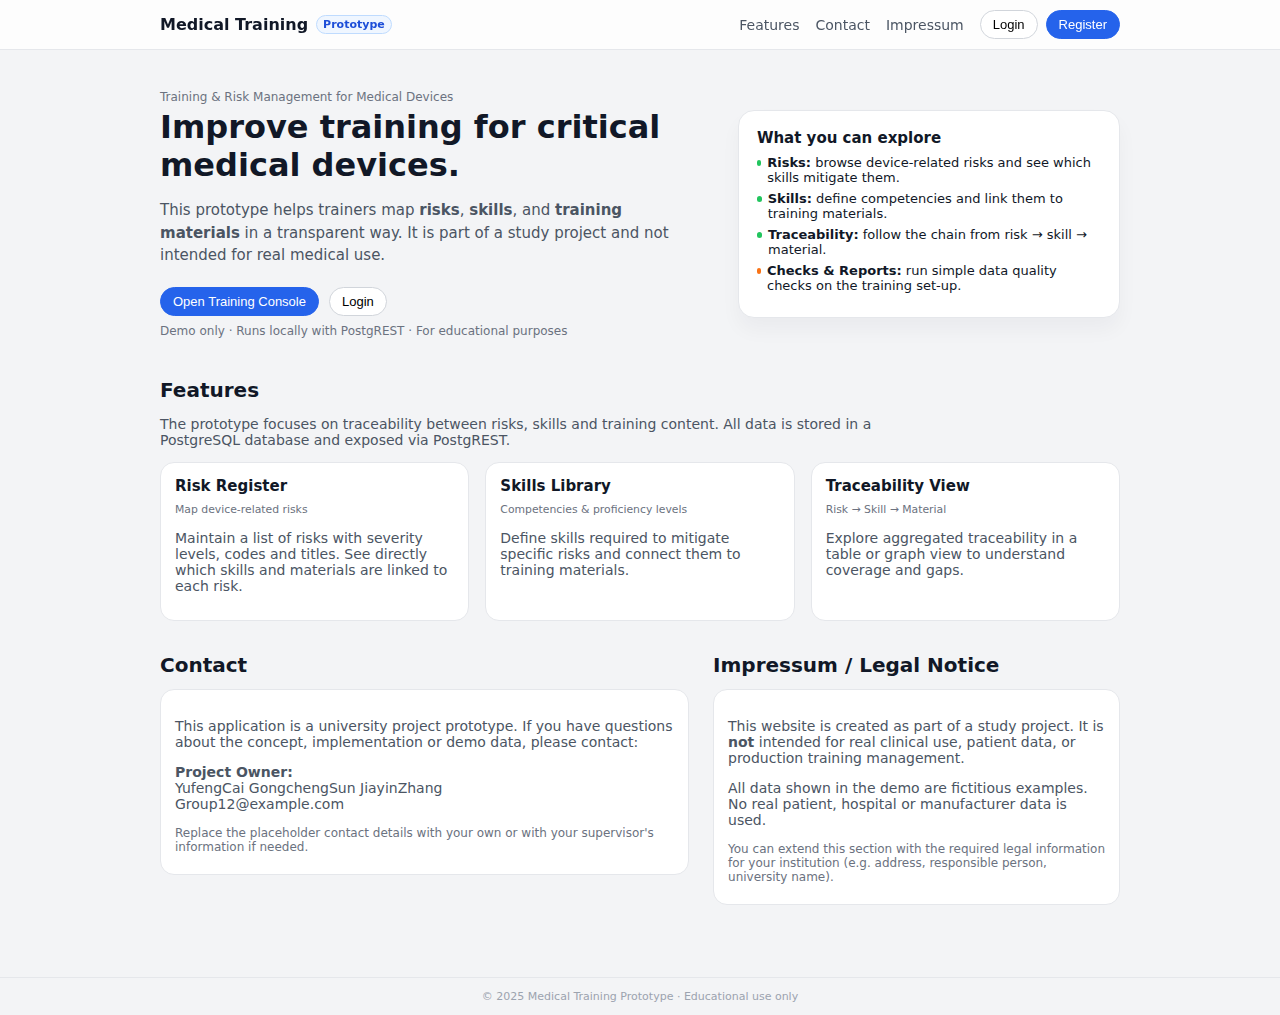
<file: Medical-Device-Training-full-us04-us05/Medical-Device-Training-full-us04-us05/medtrain_first_part/index.html>
<!doctype html>
<html lang="en">
<head>
    <meta charset="utf-8" />
    <title>Medical Training – Home</title>
    <meta name="viewport" content="width=device-width,initial-scale=1" />
    <style>
        body{
            font-family:ui-sans-serif,system-ui,Arial;
            margin:0;
            background:#f3f4f6;
            color:#111827;
        }
        a{text-decoration:none;color:inherit;}
        header{
            position:sticky;
            top:0;
            z-index:10;
            background:#ffffffcc;
            backdrop-filter:blur(12px);
            border-bottom:1px solid #e5e7eb;
        }
        .nav{
            max-width:960px;
            margin:0 auto;
            padding:10px 16px;
            display:flex;
            align-items:center;
            justify-content:space-between;
        }
        .nav-left{
            display:flex;
            align-items:center;
            gap:8px;
            font-weight:600;
        }
        .badge{
            font-size:11px;
            padding:2px 6px;
            border-radius:999px;
            background:#eff6ff;
            color:#1d4ed8;
            border:1px solid #bfdbfe;
        }
        .nav-links{
            display:flex;
            gap:16px;
            font-size:14px;
            align-items:center;
        }
        .nav-links a{
            color:#4b5563;
        }
        .nav-links a:hover{
            color:#1d4ed8;
        }
        .nav-cta{
            display:flex;
            gap:8px;
        }
        .btn{
            padding:6px 12px;
            border-radius:999px;
            font-size:13px;
            border:1px solid #d1d5db;
            background:#fff;
            cursor:pointer;
        }
        .btn-primary{
            background:#2563eb;
            border-color:#2563eb;
            color:#fff;
        }
        .btn-primary:hover{filter:brightness(1.05);}
        .btn:hover{background:#f9fafb;}

        main{
            max-width:960px;
            margin:0 auto;
            padding:24px 16px 40px;
        }
        .hero{
            display:grid;
            grid-template-columns: minmax(0,2fr) minmax(0,1.4fr);
            gap:32px;
            align-items:center;
            margin-top:16px;
            margin-bottom:40px;
        }
        @media(max-width:768px){
            .hero{
                grid-template-columns:1fr;
            }
        }
        .hero-title{
            font-size:32px;
            font-weight:700;
            margin-bottom:8px;
        }
        .hero-sub{
            font-size:15px;
            color:#4b5563;
            margin-bottom:20px;
            line-height:1.5;
        }
        .hero-actions{
            display:flex;
            flex-wrap:wrap;
            gap:10px;
            margin-bottom:8px;
        }
        .hero-meta{
            font-size:12px;
            color:#6b7280;
        }
        .hero-card{
            background:#fff;
            border-radius:16px;
            border:1px solid #e5e7eb;
            padding:18px;
            box-shadow:0 12px 20px rgba(15,23,42,0.04);
            font-size:13px;
        }
        .hero-card h3{
            margin:0 0 8px;
            font-size:15px;
        }
        .hero-list{
            list-style:none;
            padding:0;
            margin:0;
        }
        .hero-list li{
            margin-bottom:6px;
            display:flex;
            gap:6px;
            align-items:flex-start;
        }
        .dot{
            width:6px;
            height:6px;
            border-radius:999px;
            background:#22c55e;
            margin-top:5px;
        }

        .section{
            margin-bottom:32px;
        }
        .section h2{
            font-size:20px;
            margin:0 0 12px;
        }
        .section p{
            font-size:14px;
            color:#4b5563;
            max-width:720px;
        }

        .grid-3{
            display:grid;
            grid-template-columns: repeat(3,minmax(0,1fr));
            gap:16px;
        }
        @media(max-width:900px){
            .grid-3{
                grid-template-columns: repeat(2,minmax(0,1fr));
            }
        }
        @media(max-width:640px){
            .grid-3{
                grid-template-columns: 1fr;
            }
        }
        .card{
            background:#fff;
            border-radius:14px;
            border:1px solid #e5e7eb;
            padding:14px 14px 12px;
            font-size:13px;
        }
        .card h3{
            margin:0 0 6px;
            font-size:15px;
        }
        .card small{
            color:#6b7280;
        }

        .two-col{
            display:grid;
            grid-template-columns: minmax(0,1.3fr) minmax(0,1fr);
            gap:24px;
        }
        @media(max-width:768px){
            .two-col{grid-template-columns:1fr;}
        }

        .contact-box, .impressum-box{
            background:#fff;
            border-radius:14px;
            border:1px solid #e5e7eb;
            padding:14px 14px 8px;
            font-size:13px;
        }
        footer{
            border-top:1px solid #e5e7eb;
            padding:12px 16px;
            font-size:11px;
            color:#9ca3af;
            text-align:center;
        }
    </style>
</head>
<body>
<header>
    <div class="nav">
        <div class="nav-left">
            <span>Medical Training</span>
            <span class="badge">Prototype</span>
        </div>
        <div class="nav-links">
            <a href="#features">Features</a>
            <a href="#contact">Contact</a>
            <a href="#impressum">Impressum</a>
            <div class="nav-cta">
                <a href="login.html"><button class="btn">Login</button></a>
                <a href="register.html"><button class="btn btn-primary">Register</button></a>
            </div>
        </div>
    </div>
</header>

<main>
    <!-- HERO -->
    <section class="hero">
        <div>
            <div style="font-size:12px;color:#6b7280;margin-bottom:4px;">
                Training & Risk Management for Medical Devices
            </div>
            <div class="hero-title">Improve training for critical medical devices.</div>
            <p class="hero-sub">
                This prototype helps trainers map <strong>risks</strong>, <strong>skills</strong>,
                and <strong>training materials</strong> in a transparent way.
                It is part of a study project and not intended for real medical use.
            </p>
            <div class="hero-actions">
                <a href="simple-interface-prototype-fetch.html">
                    <button class="btn btn-primary">Open Training Console</button>
                </a>
                <a href="login.html">
                    <button class="btn">Login</button>
                </a>
            </div>
            <div class="hero-meta">
                Demo only · Runs locally with PostgREST · For educational purposes
            </div>
        </div>

        <div class="hero-card">
            <h3>What you can explore</h3>
            <ul class="hero-list">
                <li>
                    <span class="dot"></span>
                    <span><strong>Risks:</strong> browse device-related risks and see which skills mitigate them.</span>
                </li>
                <li>
                    <span class="dot"></span>
                    <span><strong>Skills:</strong> define competencies and link them to training materials.</span>
                </li>
                <li>
                    <span class="dot"></span>
                    <span><strong>Traceability:</strong> follow the chain from risk → skill → material.</span>
                </li>
                <li>
                    <span class="dot" style="background:#f97316;"></span>
                    <span><strong>Checks & Reports:</strong> run simple data quality checks on the training set-up.</span>
                </li>
            </ul>
        </div>
    </section>

    <!-- FEATURES -->
    <section id="features" class="section">
        <h2>Features</h2>
        <p>
            The prototype focuses on traceability between risks, skills and training content.
            All data is stored in a PostgreSQL database and exposed via PostgREST.
        </p>
        <div class="grid-3" style="margin-top:12px;">
            <div class="card">
                <h3>Risk Register</h3>
                <small>Map device-related risks</small>
                <p>
                    Maintain a list of risks with severity levels, codes and titles.
                    See directly which skills and materials are linked to each risk.
                </p>
            </div>
            <div class="card">
                <h3>Skills Library</h3>
                <small>Competencies & proficiency levels</small>
                <p>
                    Define skills required to mitigate specific risks and connect them to training materials.
                </p>
            </div>
            <div class="card">
                <h3>Traceability View</h3>
                <small>Risk → Skill → Material</small>
                <p>
                    Explore aggregated traceability in a table or graph view to understand coverage and gaps.
                </p>
            </div>
        </div>
    </section>

    <!-- CONTACT + IMPRESSUM -->
    <section class="section two-col" id="contact">
        <div>
            <h2>Contact</h2>
            <div class="contact-box">
                <p>
                    This application is a university project prototype.
                    If you have questions about the concept, implementation or demo data, please contact:
                </p>
                <p>
                    <strong>Project Owner:</strong><br/>
                    YufengCai
                    GongchengSun
                    JiayinZhang<br/>
                    <a href="mailto:you@example.com">Group12@example.com</a>
                </p>
                <p style="color:#6b7280;font-size:12px;">
                    Replace the placeholder contact details with your own or with your supervisor's
                    information if needed.
                </p>
            </div>
        </div>

        <div id="impressum">
            <h2>Impressum / Legal Notice</h2>
            <div class="impressum-box">
                <p>
                    This website is created as part of a study project.
                    It is <strong>not</strong> intended for real clinical use, patient data,
                    or production training management.
                </p>
                <p>
                    All data shown in the demo are fictitious examples.
                    No real patient, hospital or manufacturer data is used.
                </p>
                <p style="font-size:12px;color:#6b7280;">
                    You can extend this section with the required legal information
                    for your institution (e.g. address, responsible person, university name).
                </p>
            </div>
        </div>
    </section>
</main>

<footer>
    © 2025 Medical Training Prototype · Educational use only
</footer>
</body>
</html>
</file>
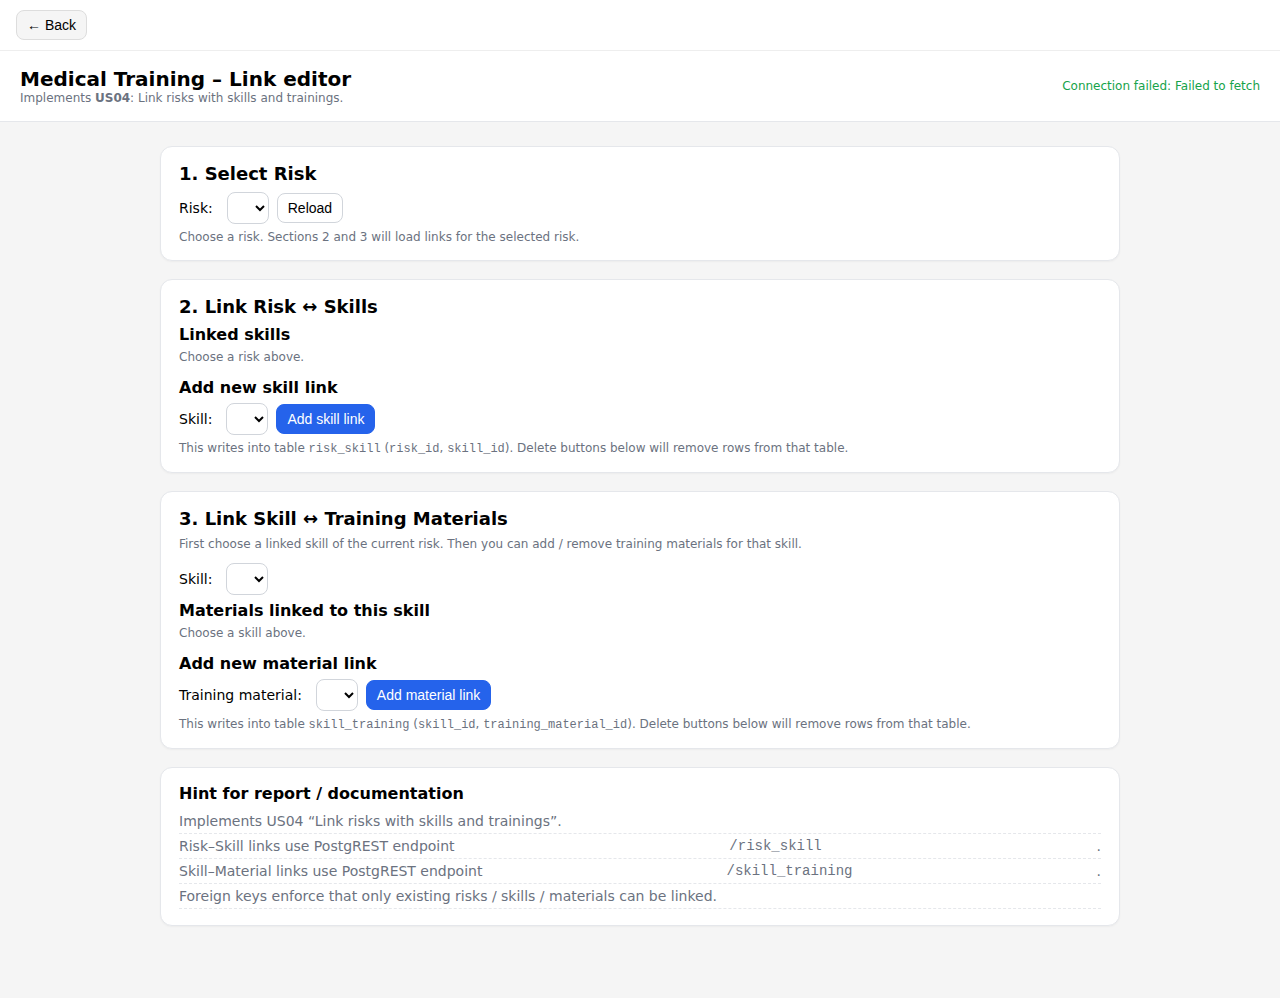
<file: medtrain_first_part/link-editor.html>
<!doctype html>
<html lang="en">
<head>
    <meta charset="utf-8" />
    <title>Link editor – Risks / Skills / Training Materials</title>
    <meta name="viewport" content="width=device-width,initial-scale=1" />
    <style>
        body{font-family:ui-sans-serif,system-ui,Arial;margin:0;background:#f5f5f5;}
        header{padding:16px 20px;border-bottom:1px solid #e5e7eb;background:#fff;
          display:flex;justify-content:space-between;align-items:center;}
        h1{margin:0;font-size:20px;}
        a{color:#2563eb;text-decoration:none;}
        main{max-width:960px;margin:24px auto;padding:0 16px 32px;}
        .card{background:#fff;border-radius:12px;border:1px solid #e5e7eb;
          padding:16px 18px;margin-bottom:18px;box-shadow:0 1px 2px rgba(0,0,0,.04);}
        h2{margin:0 0 8px;font-size:18px;}
        h3{margin:0 0 6px;font-size:16px;}
        label{font-size:14px;margin-right:6px;}
        select,button{padding:6px 10px;border-radius:8px;border:1px solid #d1d5db;
          font-size:14px;background:#fff;cursor:pointer;}
        button.primary{background:#2563eb;color:#fff;border-color:#2563eb;}
        button.danger{background:#fee2e2;border-color:#fecaca;color:#b91c1c;}
        button:disabled{opacity:.6;cursor:not-allowed;}
        ul{list-style:none;padding-left:0;margin:6px 0 0;}
        li{display:flex;align-items:center;justify-content:space-between;
          padding:4px 0;border-bottom:1px dashed #e5e7eb;font-size:14px;}
        .muted{color:#6b7280;font-size:12px;margin-top:4px;}
        .pill{display:inline-block;padding:2px 8px;border-radius:999px;
          background:#eef2ff;font-size:12px;margin-right:4px;}
        .section-title{font-weight:600;}
        .row{display:flex;gap:8px;align-items:center;margin:6px 0;}
        .hint{font-size:12px;color:#6b7280;margin-top:4px;}
    </style>
</head>
<body>
<header style="display:flex;align-items:center;gap:12px;padding:10px 16px;border-bottom:1px solid #eee;font-family:system-ui,Arial;background:#ffffff;">
    <button onclick="goBack()"
            style="padding:6px 10px;border-radius:8px;border:1px solid #ddd;background:#f5f5f5;cursor:pointer;">
        ← Back
    </button>
</header>
<header>
    <div>
        <h1>Medical Training – Link editor</h1>
        <div style="font-size:12px;color:#6b7280;">
            Implements <strong>US04</strong>: Link risks with skills and trainings.
        </div>
    </div>
    <div style="font-size:12px;">
        <span id="status" style="color:#16a34a;">Connecting…</span>
    </div>
</header>
<main>
    <!-- 1. SELECT RISK -->
    <section class="card">
        <h2>1. Select Risk</h2>
        <div class="row">
            <label for="riskSelect">Risk:</label>
            <select id="riskSelect"></select>
            <button id="btnReloadRisks">Reload</button>
        </div>
        <div class="hint">Choose a risk. Sections 2 and 3 will load links for the selected risk.</div>
    </section>

    <!-- 2. LINK RISK <-> SKILLS -->
    <section class="card">
        <h2>2. Link Risk ↔ Skills</h2>

        <h3>Linked skills</h3>
        <div class="muted" id="linkedSkillsInfo">Choose a risk above.</div>
        <ul id="linkedSkillList"></ul>

        <h3 style="margin-top:14px;">Add new skill link</h3>
        <div class="row">
            <label for="skillAddSelect">Skill:</label>
            <select id="skillAddSelect"></select>
            <button class="primary" id="btnAddSkillLink">Add skill link</button>
        </div>
        <div class="hint">
            This writes into table <code>risk_skill</code> (<code>risk_id</code>, <code>skill_id</code>).
            Delete buttons below will remove rows from that table.
        </div>
    </section>

    <!-- 3. LINK SKILL <-> TRAINING MATERIALS -->
    <section class="card">
        <h2>3. Link Skill ↔ Training Materials</h2>

        <p class="muted">
            First choose a linked skill of the current risk. Then you can add / remove training materials for that skill.
        </p>

        <div class="row">
            <label for="skillForMatSelect">Skill:</label>
            <select id="skillForMatSelect"></select>
        </div>

        <h3>Materials linked to this skill</h3>
        <div class="muted" id="matInfo">Choose a skill above.</div>
        <ul id="materialList"></ul>

        <h3 style="margin-top:14px;">Add new material link</h3>
        <div class="row">
            <label for="matAddSelect">Training material:</label>
            <select id="matAddSelect"></select>
            <button class="primary" id="btnAddMaterialLink">Add material link</button>
        </div>
        <div class="hint">
            This writes into table <code>skill_training</code> (<code>skill_id</code>, <code>training_material_id</code>).
            Delete buttons below will remove rows from that table.
        </div>
    </section>

    <section class="card">
        <h3>Hint for report / documentation</h3>
        <ul class="muted">
            <li>Implements US04 “Link risks with skills and trainings”.</li>
            <li>Risk–Skill links use PostgREST endpoint <code>/risk_skill</code>.</li>
            <li>Skill–Material links use PostgREST endpoint <code>/skill_training</code>.</li>
            <li>Foreign keys enforce that only existing risks / skills / materials can be linked.</li>
        </ul>
    </section>
</main>

<script>
    const API_BASE = (p) => `http://localhost:3000/${p}`;
    const $ = (s) => document.querySelector(s);

    let allRisks = [];
    let allSkills = [];
    let allMaterials = [];
    let currentRiskId = null;
    let currentSkillId = null;

    // ---------- LOAD MASTER DATA ----------
    async function loadMasterData(){
      try{
        const [rRes, sRes, mRes] = await Promise.all([
          fetch(API_BASE('risk?select=id,code,title&order=code')),
          fetch(API_BASE('skill?select=id,code,name&order=code')),
          fetch(API_BASE('training_material?select=id,code,title&order=code'))
        ]);
        allRisks = await rRes.json();
        allSkills = await sRes.json();
        allMaterials = await mRes.json();

        renderRiskOptions();
        $('#status').textContent = 'Connected to PostgREST ✓';
      }catch(e){
        console.error(e);
        $('#status').textContent = 'Connection failed: ' + e.message;
      }
    }

    function renderRiskOptions(){
      const sel = $('#riskSelect');
      sel.innerHTML = '';
      if(!allRisks.length){
        sel.innerHTML = '<option value="">(no risks)</option>';
        return;
      }
      allRisks.forEach(r=>{
        const opt = document.createElement('option');
        opt.value = r.id;
        opt.textContent = `${r.code} – ${r.title}`;
        sel.appendChild(opt);
      });
      // keep previous selection if possible
      if(currentRiskId && allRisks.some(r=>String(r.id)===String(currentRiskId))){
        sel.value = currentRiskId;
      }else{
        currentRiskId = sel.value || null;
      }
      if(currentRiskId) loadRiskLinks();
    }

    // ---------- RISK <-> SKILL LINKS ----------
    async function loadRiskLinks(){
      if(!currentRiskId){
        $('#linkedSkillsInfo').textContent = 'Choose a risk above.';
        $('#linkedSkillList').innerHTML = '';
        $('#skillAddSelect').innerHTML = '';
        $('#skillForMatSelect').innerHTML = '';
        return;
      }
      $('#linkedSkillsInfo').textContent = 'Loading…';
      $('#linkedSkillList').innerHTML = '';

      try{
        const res = await fetch(API_BASE(`risk_skill?risk_id=eq.${currentRiskId}`));
        const links = res.ok ? await res.json() : [];
        const linkedSkillIds = links.map(l => l.skill_id);

        // render linked skills list with delete buttons
        if(links.length === 0){
          $('#linkedSkillsInfo').textContent = 'No skills linked yet.';
        }else{
          $('#linkedSkillsInfo').textContent = '';
        }
        const ul = $('#linkedSkillList');
        ul.innerHTML = '';
        links.forEach(l=>{
          const skill = allSkills.find(s=>s.id === l.skill_id);
          const li = document.createElement('li');
          li.innerHTML = `
            <div>
              <span class="pill">${skill ? skill.code : 'Skill ' + l.skill_id}</span>
              ${skill ? (skill.name || '') : ''}
            </div>
          `;
          const btn = document.createElement('button');
          btn.textContent = 'Remove';
          btn.className = 'danger';
          btn.onclick = () => removeRiskSkillLink(currentRiskId, l.skill_id);
          li.appendChild(btn);
          ul.appendChild(li);
        });

        // options for adding new skill links (only not yet linked)
        const addSel = $('#skillAddSelect');
        addSel.innerHTML = '';
        const availableSkills = allSkills.filter(s => !linkedSkillIds.includes(s.id));
        if(availableSkills.length === 0){
          const opt = document.createElement('option');
          opt.value = '';
          opt.textContent = '(all skills already linked)';
          addSel.appendChild(opt);
        }else{
          availableSkills.forEach(s=>{
            const opt = document.createElement('option');
            opt.value = s.id;
            opt.textContent = `${s.code} – ${s.name || ''}`;
            addSel.appendChild(opt);
          });
        }

        // skill selector for materials section (use linked skills)
        const skillMatSel = $('#skillForMatSelect');
        skillMatSel.innerHTML = '';
        if(links.length === 0){
          const opt = document.createElement('option');
          opt.value = '';
          opt.textContent = '(no linked skills)';
          skillMatSel.appendChild(opt);
          currentSkillId = null;
          $('#materialList').innerHTML = '';
          $('#matInfo').textContent = 'Choose a skill above.';
        }else{
          links.forEach(l=>{
            const skill = allSkills.find(s=>s.id === l.skill_id);
            const opt = document.createElement('option');
            opt.value = l.skill_id;
            opt.textContent = `${skill ? skill.code : 'Skill '+l.skill_id} – ${skill ? (skill.name || '') : ''}`;
            skillMatSel.appendChild(opt);
          });
          currentSkillId = skillMatSel.value;
          loadSkillMaterials();
        }
      }catch(e){
        console.error(e);
        $('#linkedSkillsInfo').textContent = 'Failed to load links: ' + e.message;
      }
    }

    async function addRiskSkillLink(){
      const skillId = Number($('#skillAddSelect').value);
      if(!currentRiskId || !skillId) return;
      try{
        await fetch(API_BASE('risk_skill'), {
          method:'POST',
          headers:{'Content-Type':'application/json','Prefer':'return=minimal'},
          body: JSON.stringify({risk_id:Number(currentRiskId), skill_id:skillId})
        });
        await loadRiskLinks();
      }catch(e){
        alert('Failed to add link: '+e.message);
      }
    }

    async function removeRiskSkillLink(riskId, skillId){
      if(!confirm('Remove this Risk–Skill link?')) return;
      try{
        await fetch(API_BASE(`risk_skill?risk_id=eq.${riskId}&skill_id=eq.${skillId}`), {
          method:'DELETE',
          headers:{'Prefer':'return=minimal'}
        });
        // if we removed the skill currently selected in section 3, reset selection
        if(String(currentSkillId) === String(skillId)){
          currentSkillId = null;
        }
        await loadRiskLinks();
      }catch(e){
        alert('Failed to delete link: '+e.message);
      }
    }

    // ---------- SKILL <-> MATERIAL LINKS ----------
    async function loadSkillMaterials(){
      const info = $('#matInfo');
      const ul = $('#materialList');
      ul.innerHTML = '';

      if(!currentSkillId){
        info.textContent = 'Choose a skill above.';
        return;
      }

      info.textContent = 'Loading…';
      try{
        const res = await fetch(API_BASE(`skill_training?skill_id=eq.${currentSkillId}`));
        const links = res.ok ? await res.json() : [];
        const linkedMatIds = links.map(l => l.training_material_id);

        if(links.length === 0){
          info.textContent = 'No materials linked to this skill yet.';
        }else{
          info.textContent = '';
        }

        links.forEach(l=>{
          const m = allMaterials.find(x=>x.id === l.training_material_id);
          const li = document.createElement('li');
          li.innerHTML = `
            <div>
              <span class="pill">${m ? m.code : 'TM ' + l.training_material_id}</span>
              ${m ? (m.title || '') : ''}
            </div>
          `;
          const btn = document.createElement('button');
          btn.textContent = 'Remove';
          btn.className = 'danger';
          btn.onclick = () => removeSkillMaterialLink(currentSkillId, l.training_material_id);
          li.appendChild(btn);
          ul.appendChild(li);
        });

        // options for adding new material links
        const addSel = $('#matAddSelect');
        addSel.innerHTML = '';
        const availableMats = allMaterials.filter(m => !linkedMatIds.includes(m.id));
        if(availableMats.length === 0){
          const opt = document.createElement('option');
          opt.value = '';
          opt.textContent = '(all materials already linked)';
          addSel.appendChild(opt);
        }else{
          availableMats.forEach(m=>{
            const opt = document.createElement('option');
            opt.value = m.id;
            opt.textContent = `${m.code} – ${m.title || ''}`;
            addSel.appendChild(opt);
          });
        }
      }catch(e){
        console.error(e);
        info.textContent = 'Failed to load materials: ' + e.message;
      }
    }

    async function addSkillMaterialLink(){
      if(!currentSkillId) return;
      const matId = Number($('#matAddSelect').value);
      if(!matId) return;
      try{
        await fetch(API_BASE('skill_training'), {
          method:'POST',
          headers:{'Content-Type':'application/json','Prefer':'return=minimal'},
          body: JSON.stringify({skill_id:Number(currentSkillId), training_material_id:matId})
        });
        await loadSkillMaterials();
      }catch(e){
        alert('Failed to add material link: '+e.message);
      }
    }

    async function removeSkillMaterialLink(skillId, matId){
      if(!confirm('Remove this Skill–Material link?')) return;
      try{
        await fetch(API_BASE(`skill_training?skill_id=eq.${skillId}&training_material_id=eq.${matId}`), {
          method:'DELETE',
          headers:{'Prefer':'return=minimal'}
        });
        await loadSkillMaterials();
      }catch(e){
        alert('Failed to delete material link: '+e.message);
      }
    }

    // ---------- EVENT WIRING ----------
    $('#riskSelect').addEventListener('change', e=>{
      currentRiskId = e.target.value || null;
      currentSkillId = null;
      loadRiskLinks();
    });
    $('#skillForMatSelect').addEventListener('change', e=>{
      currentSkillId = e.target.value || null;
      loadSkillMaterials();
    });
    $('#btnReloadRisks').onclick = loadMasterData;
    $('#btnAddSkillLink').onclick = addRiskSkillLink;
    $('#btnAddMaterialLink').onclick = addSkillMaterialLink;

    // initial load
    loadMasterData();
      function goBack() {
    window.location.href = 'simple-interface-prototype-fetch.html';
  }
</script>
</body>
</html>
</file>
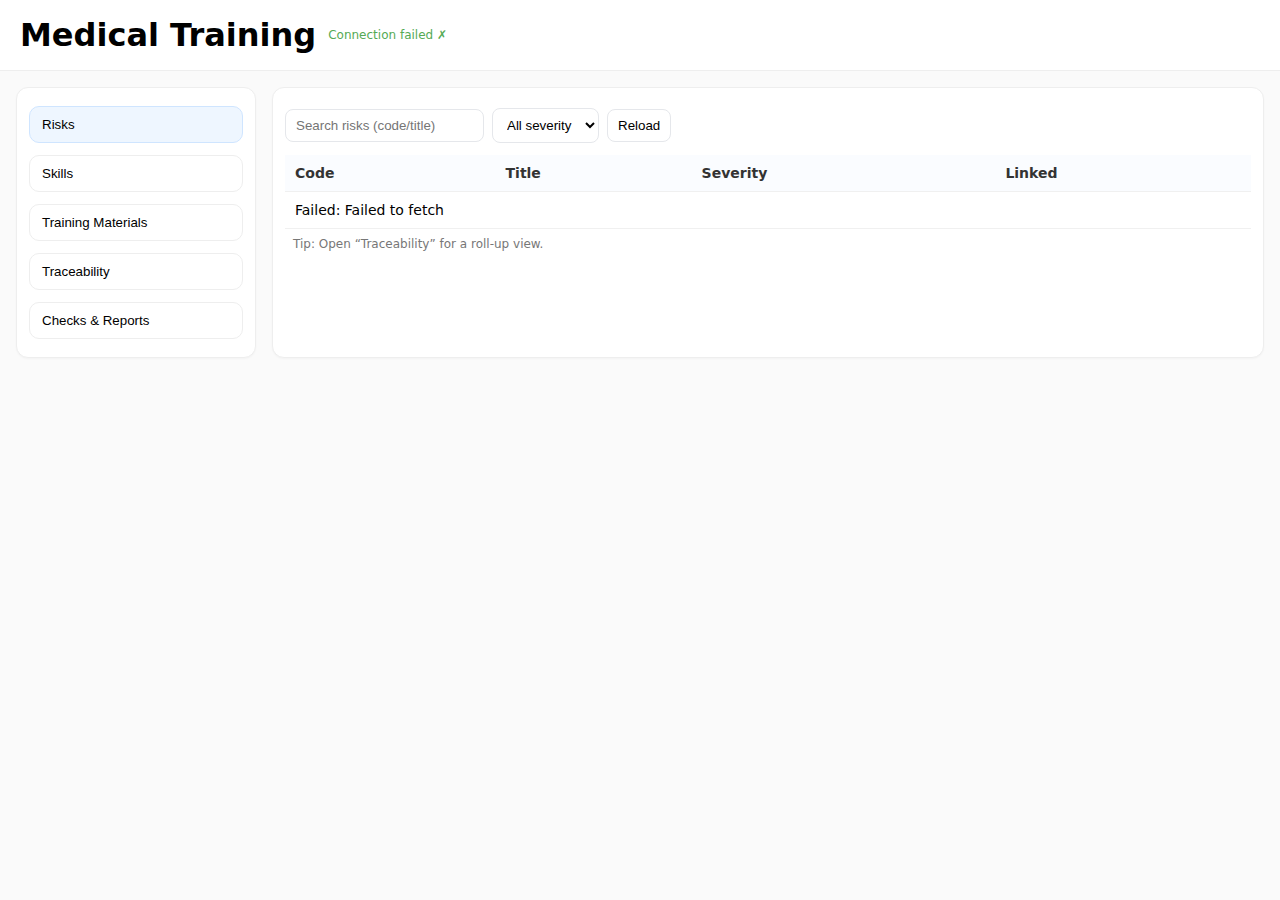
<file: medtrain_first_part/simple-interface-prototype-fetch.html>
<!doctype html>
<html lang="en">
<head>
  <meta charset="utf-8" />
  <meta name="viewport" content="width=device-width,initial-scale=1" />
  <title>Medical Training (Full UI)</title>
  <style>
    body{font-family:ui-sans-serif,system-ui,Arial; background:#fafafa; margin:0;}
    header{display:flex;gap:12px;align-items:center;padding:16px 20px;border-bottom:1px solid #eee;background:#fff;position:sticky;top:0}
    .status{font-size:12px;color:#5a5}
    .container{display:grid;grid-template-columns:240px 1fr; gap:16px; padding:16px}
    .card{background:#fff;border:1px solid #eee;border-radius:12px;box-shadow:0 1px 2px rgba(0,0,0,.03)}
    .nav{display:flex;flex-direction:column;padding:12px}
    .nav button{padding:10px 12px;border:1px solid #eee;border-radius:10px;background:#fff;margin:6px 0;text-align:left;cursor:pointer}
    .nav button.active{background:#eef6ff;border-color:#cfe5ff}
    .panel{padding:12px 12px 4px}
    table{width:100%;border-collapse:collapse}
    th,td{padding:10px;border-bottom:1px solid #f0f0f0;text-align:left;font-size:14px}
    th{font-weight:600;color:#333;background:#fafcff}
    .chip{display:inline-block;padding:2px 8px;border:1px solid #e6eef5;border-radius:999px;font-size:12px;margin-right:6px}
    .muted{color:#777;font-size:12px}
    .toolbar{display:flex;gap:8px;align-items:center;margin:8px 0 12px}
    input,select,button{padding:8px 10px;border:1px solid #e5e7eb;border-radius:8px;background:#fff;cursor:pointer}
    button:disabled{opacity:.6;cursor:not-allowed}
    .hidden{display:none}
  </style>
</head>
<body>
<header>
  <h1 style="margin:0">Medical Training</h1>
  <span class="status" id="status">Connecting to PostgREST…</span>
</header>

<div class="container">
  <!-- Left nav -->
  <aside class="card nav">
    <button data-tab="risks" class="active">Risks</button>
    <button data-tab="skills">Skills</button>
    <button data-tab="materials">Training Materials</button>
    <button data-tab="trace">Traceability</button>
    <button data-tab="checks">Checks & Reports</button>
  </aside>

  <!-- Right content -->
  <section class="card panel">
    <!-- RISKS -->
    <div id="tab-risks">
      <div class="toolbar">
        <input id="qRisk" placeholder="Search risks (code/title)" />
        <select id="sev">
          <option value="">All severity</option>
          <option>5</option><option>4</option><option>3</option><option>2</option><option>1</option>
        </select>
        <button id="btnRiskReload">Reload</button>
      </div>
      <table>
        <thead><tr><th>Code</th><th>Title</th><th>Severity</th><th>Linked</th></tr></thead>
        <tbody id="riskRows"><tr><td colspan="4">Loading…</td></tr></tbody>
      </table>
      <div class="muted" style="padding:8px">Tip: Open “Traceability” for a roll-up view.</div>
    </div>

    <!-- SKILLS -->
    <div id="tab-skills" class="hidden">
      <div class="toolbar">
        <input id="qSkill" placeholder="Search skills (code/name)" />
        <select id="level">
          <option value="">All levels</option>
          <option>5</option><option>4</option><option>3</option><option>2</option><option>1</option>
        </select>
        <button id="btnSkillReload">Reload</button>
      </div>
      <table>
        <thead id="skillHead"><tr><th>Code</th><th>Name</th><th>Level</th><th>Description</th></tr></thead>
        <tbody id="skillRows"><tr><td colspan="4">Loading…</td></tr></tbody>
      </table>
    </div>

    <!-- MATERIALS -->
    <div id="tab-materials" class="hidden">
      <div class="toolbar">
        <input id="qMat" placeholder="Search materials (code/title/type)" />
        <button id="btnMatReload">Reload</button>
      </div>
      <table>
        <thead id="matHead"><tr><th>Code</th><th>Title</th><th>Type</th><th>URL</th><th>Description</th></tr></thead>
        <tbody id="matRows"><tr><td colspan="5">Loading…</td></tr></tbody>
      </table>
    </div>

    <!-- TRACEABILITY -->
    <div id="tab-trace" class="hidden">
      <div class="muted" style="margin:8px 0">Aggregated from view <code>risk_traceability</code>.</div>
      <table>
        <thead><tr><th>Risk</th><th>Title</th><th>Severity</th><th>Skills</th><th>Materials</th></tr></thead>
        <tbody id="traceRows"><tr><td colspan="5">Loading…</td></tr></tbody>
      </table>
    </div>

    <!-- CHECKS -->
    <div id="tab-checks" class="hidden">
      <div class="muted" style="margin:8px 0">Data quality checks (uses DB views if present; otherwise falls back to client-side).</div>
      <table>
        <thead><tr><th>Check</th><th>Result</th></tr></thead>
        <tbody id="checkRows"><tr><td colspan="2">Loading…</td></tr></tbody>
      </table>
    </div>
  </section>
</div>

<script>
  // === API base (change port if PostgREST is on another port) ===
  const API_BASE = (path) => `http://localhost:3000/${path}`;

  const $ = s => document.querySelector(s);

  // -------- RISKS ----------
  async function loadRisks(){
    const rows = $('#riskRows');
    const q = encodeURIComponent($('#qRisk').value.trim());
    const sev = $('#sev').value;
    let url = API_BASE('risk?select=id,code,title,severity');
    const filters = [];
    if (q)  filters.push(`or=(code.ilike.*${q}*,title.ilike.*${q}*)`);
    if (sev) filters.push(`severity.eq.${sev}`);
    if (filters.length) url += '&' + filters.join('&');

    try{
      const [risksRes, traceRes] = await Promise.all([
        fetch(url),
        fetch(API_BASE('risk_traceability'))
      ]);
      if(!risksRes.ok) throw new Error('risk '+risksRes.status);
      if(!traceRes.ok) throw new Error('trace '+traceRes.status);
      const [risks, traces] = await Promise.all([risksRes.json(), traceRes.json()]);
      const byId = new Map(traces.map(t => [t.id, t]));
      rows.innerHTML = risks.map(r=>{
        const t = byId.get(r.id)||{};
        const skills = (t.skills||[]).map(x=>`<span class="chip">${x}</span>`).join(' ');
        const mats   = (t.materials||[]).map(x=>`<span class="chip">${x}</span>`).join(' ');
        return `<tr><td>${r.code}</td><td>${r.title}</td><td>${r.severity}</td><td>${skills} ${mats}</td></tr>`;
      }).join('') || '<tr><td colspan="4">No results.</td></tr>';
      $('#status').textContent = 'Connected to PostgREST ✓';
    }catch(e){
      rows.innerHTML = `<tr><td colspan="4">Failed: ${e.message}</td></tr>`;
      $('#status').textContent = 'Connection failed ✗';
    }
  }

  // -------- SKILLS ----------
  async function loadSkills(){
    const rows = $('#skillRows');
    const q = encodeURIComponent($('#qSkill').value.trim());
    const lv = $('#level').value;
    let url = API_BASE('skill?select=code,name,level,description');
    const filters = [];
    if (q) filters.push(`or=(code.ilike.*${q}*,name.ilike.*${q}*)`);
    if (lv) filters.push(`level.eq.${lv}`);
    if (filters.length) url += '&' + filters.join('&');

    try{
      const res = await fetch(url);
      if(!res.ok) throw new Error(res.status);
      const data = await res.json();
      rows.innerHTML = data.map(s=>`<tr>
        <td>${s.code}</td><td>${s.name}</td><td>${s.level ?? ''}</td><td>${s.description ?? ''}</td>
      </tr>`).join('') || '<tr><td colspan="4">No skills.</td></tr>';
    }catch(e){
      rows.innerHTML = `<tr><td colspan="4">Failed: ${e.message}</td></tr>`;
    }
  }

  // -------- MATERIALS ----------
  async function loadMaterials(){
    const rows = $('#matRows');
    const q = encodeURIComponent($('#qMat').value.trim());
    let url = API_BASE('training_material?select=code,title,type,url,description');
    if (q) url += `&or=(code.ilike.*${q}*,title.ilike.*${q}*,type.ilike.*${q}*)`;
    try{
      const res = await fetch(url);
      if(!res.ok) throw new Error(res.status);
      const data = await res.json();
      rows.innerHTML = data.map(m=>`<tr>
        <td>${m.code}</td><td>${m.title}</td><td>${m.type}</td>
        <td>${m.url ? `<a href="${m.url}" target="_blank" rel="noreferrer">${m.url}</a>` : ''}</td>
        <td>${m.description ?? ''}</td>
      </tr>`).join('') || '<tr><td colspan="5">No materials.</td></tr>';
    }catch(e){
      rows.innerHTML = `<tr><td colspan="5">Failed: ${e.message}</td></tr>`;
    }
  }

  // -------- TRACEABILITY ----------
  async function loadTraceability(){
    const rows = $('#traceRows');
    try{
      const res = await fetch(API_BASE('risk_traceability'));
      if(!res.ok) throw new Error(res.status);
      const data = await res.json();
      rows.innerHTML = data.map(r=>`<tr>
        <td>${r.risk}</td><td>${r.title}</td><td>${r.severity}</td>
        <td>${(r.skills||[]).map(x=>`<span class="chip">${x}</span>`).join('')||'—'}</td>
        <td>${(r.materials||[]).map(x=>`<span class="chip">${x}</span>`).join('')||'—'}</td>
      </tr>`).join('') || '<tr><td colspan="5">No data.</td></tr>';
    }catch(e){
      rows.innerHTML = `<tr><td colspan="5">Failed: ${e.message}</td></tr>`;
    }
  }

  // -------- CHECKS (DB views if exist; else fallback) ----------
  async function loadChecks(){
    const rows = $('#checkRows');
    async function tryJson(path){
      const r = await fetch(API_BASE(path));
      if (!r.ok) throw new Error(String(r.status));
      return r.json();
    }
    try{
      // try database views
      const results = {};
      try { results.noSkill = await tryJson('v_risks_without_skills'); } catch {}
      try { results.noMat   = await tryJson('v_risks_without_materials'); } catch {}
      try { results.orSkill = await tryJson('v_orphan_skills'); } catch {}
      try { results.orMat   = await tryJson('v_orphan_materials'); } catch {}

      if (results.noSkill || results.noMat || results.orSkill || results.orMat){
        const chip = list => (list && list.length)
          ? list.map(x=>`<span class="chip">${x.code || x}</span>`).join('') : 'OK';
        rows.innerHTML = `
          <tr><td>Risks without linked skills</td><td>${chip(results.noSkill)}</td></tr>
          <tr><td>Risks without linked materials</td><td>${chip(results.noMat)}</td></tr>
          <tr><td>Skills not used by any risk</td><td>${chip(results.orSkill)}</td></tr>
          <tr><td>Materials not linked via any skill</td><td>${chip(results.orMat)}</td></tr>
        `;
        return;
      }

      // fallback: client-side infer from traceability
      const [risks, trace, skills, mats] = await Promise.all([
        tryJson('risk?select=id,code'),
        tryJson('risk_traceability'),
        tryJson('skill?select=id,code'),
        tryJson('training_material?select=id,code'),
      ]);
      const tById = new Map(trace.map(t=>[t.id,t]));
      const risksNoSkill = risks.filter(r => (tById.get(r.id)?.skills ?? []).length===0);
      const risksNoMat   = risks.filter(r => (tById.get(r.id)?.materials ?? []).length===0);
      const skillSet = new Set(trace.flatMap(t => t.skills ?? []));
      const matSet   = new Set(trace.flatMap(t => t.materials ?? []));
      const orphanSkills = skills.filter(s => !skillSet.has(s.code));
      const orphanMats   = mats.filter(m => !matSet.has(m.code));

      rows.innerHTML = `
        <tr><td>Risks without linked skills</td><td>${(risksNoSkill.map(x=>`<span class="chip">${x.code}</span>`).join('')) || 'OK'}</td></tr>
        <tr><td>Risks without linked materials</td><td>${(risksNoMat.map(x=>`<span class="chip">${x.code}</span>`).join('')) || 'OK'}</td></tr>
        <tr><td>Skills not used by any risk</td><td>${(orphanSkills.map(x=>`<span class="chip">${x.code}</span>`).join('')) || 'OK'}</td></tr>
        <tr><td>Materials not linked via any skill</td><td>${(orphanMats.map(x=>`<span class="chip">${x.code}</span>`).join('')) || 'OK'}</td></tr>
      `;
    }catch(e){
      rows.innerHTML = `<tr><td colspan="2">Failed: ${e.message}</td></tr>`;
    }
  }

  // ---- Tab controls ----
  function setActive(tab){
    document.querySelectorAll('.nav button').forEach(b=>b.classList.toggle('active', b.dataset.tab===tab));
    ['risks','skills','materials','trace','checks'].forEach(t=>{
      const el = document.getElementById('tab-'+t);
      el.classList.toggle('hidden', t!==tab);
    });
  }
  document.querySelectorAll('.nav button').forEach(btn=>{
    btn.addEventListener('click', ()=>{
      const tab = btn.dataset.tab;
      setActive(tab);
      if (tab==='risks') loadRisks();
      if (tab==='skills') loadSkills();
      if (tab==='materials') loadMaterials();
      if (tab==='trace') loadTraceability();
      if (tab==='checks') loadChecks();
    });
  });

  // Reload buttons
  $('#btnRiskReload').onclick = loadRisks;
  $('#btnSkillReload').onclick = loadSkills;
  $('#btnMatReload').onclick   = loadMaterials;

  // Initial load
  loadRisks();
</script>
</body>
</html>
</file>
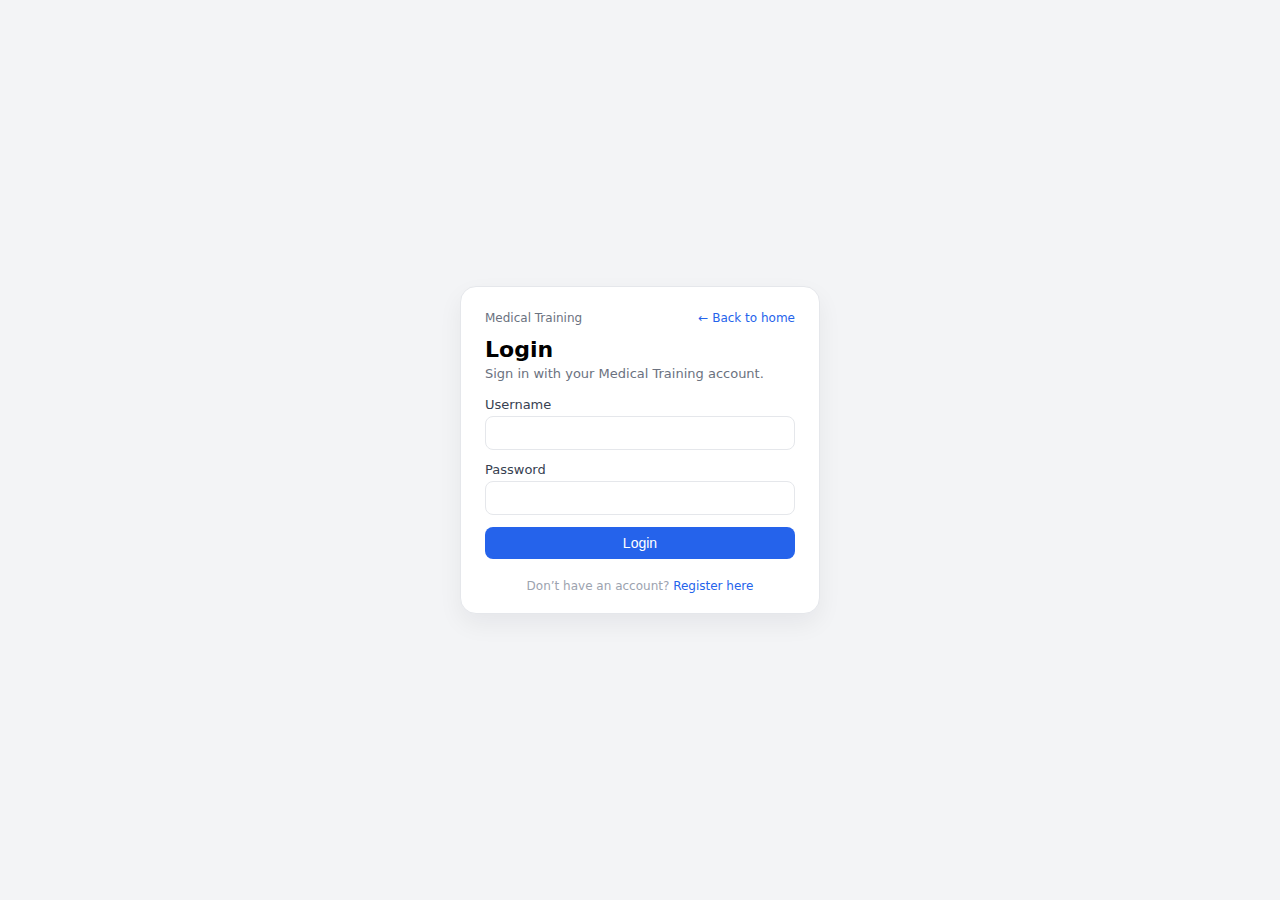
<file: Medical-Device-Training-full-us04-us05/Medical-Device-Training-full-us04-us05/medtrain_first_part/login.html>
<!doctype html>
<html lang="en">
<head>
    <meta charset="utf-8" />
    <title>Medical Training – Login</title>
    <meta name="viewport" content="width=device-width,initial-scale=1" />
    <style>
        body{
            font-family:ui-sans-serif,system-ui,Arial;
            background:#f3f4f6;
            margin:0;
            min-height:100vh;
            display:flex;
            align-items:center;
            justify-content:center;
        }
        .card{
            background:#fff;
            border:1px solid #e5e7eb;
            border-radius:16px;
            box-shadow:0 10px 25px rgba(15,23,42,0.06);
            padding:24px 24px 20px;
            width:360px;
            box-sizing:border-box;
        }
        h1{
            margin:0 0 4px;
            font-size:22px;
        }
        .muted{color:#6b7280;font-size:13px;margin-bottom:16px;}
        label{
            display:block;
            font-size:13px;
            margin-bottom:4px;
            color:#374151;
        }
        input,button{
            width:100%;
            box-sizing:border-box;
            padding:8px 10px;
            border-radius:8px;
            border:1px solid #e5e7eb;
            font-size:14px;
            margin-bottom:12px;
        }
        button{
            background:#2563eb;
            color:#fff;
            font-weight:500;
            cursor:pointer;
            border:none;
        }
        button:hover{filter:brightness(1.05);}
        .top-link{
            font-size:12px;
            color:#6b7280;
            margin-bottom:12px;
            display:flex;
            justify-content:space-between;
            align-items:center;
        }
        .top-link a{
            color:#2563eb;
            text-decoration:none;
            font-weight:500;
        }
        .error{
            font-size:13px;
            color:#b91c1c;
            background:#fef2f2;
            border:1px solid #fecaca;
            border-radius:8px;
            padding:6px 10px;
            margin-bottom:10px;
        }
        .hidden{display:none;}
        .footer-text{
            font-size:12px;
            color:#9ca3af;
            margin-top:8px;
            text-align:center;
        }
    </style>
</head>
<body>
<div class="card">
    <div class="top-link">
        <span>Medical Training</span>
        <a href="index.html">← Back to home</a>
    </div>

    <h1>Login</h1>
    <div class="muted">Sign in with your Medical Training account.</div>

    <div id="errorBox" class="error hidden"></div>

    <form id="loginForm">
        <label for="username">Username</label>
        <input id="username" name="username"  autocomplete="username" />

        <label for="password">Password</label>
        <input id="password" name="password" type="password" autocomplete="current-password" />

        <button type="submit">Login</button>
    </form>

    <div class="footer-text">
        Don’t have an account?
        <a href="register.html" style="color:#2563eb;text-decoration:none;">
            Register here
        </a>
    </div>
</div>

<script>
    // PostgREST base URL (same pattern as main UI)
    const API_BASE = (path) => `http://localhost:3000/${path}`;

    const errorBox = document.getElementById('errorBox');

    function showError(msg){
        errorBox.textContent = msg;
        errorBox.classList.remove('hidden');
    }

    function hideError(){
        errorBox.classList.add('hidden');
    }

    async function doLogin(username, password) {
        hideError();
        try {
            const params = new URLSearchParams();
            params.append('select', 'id,username');
            params.append('username', `eq.${username}`);
            params.append('password', `eq.${password}`);

            const res = await fetch(API_BASE('user?' + params.toString()), {
                headers: {
                    'Accept': 'application/json'
                }
            });

            if (!res.ok) {
                throw new Error('HTTP ' + res.status);
            }

            const data = await res.json();

            if (!Array.isArray(data) || data.length === 0) {
                showError('Invalid username or password.');
                return;
            }

            const row = data[0];

            // Simple role inference: usernames starting with "trainer" are trainers, others trainees
            const role = username.startsWith('trainer') ? 'trainer' : 'trainee';

            // Store user info for the main UI (read by getCurrentUser in main page)
            localStorage.setItem('mt_user', JSON.stringify({
                id: row.id,
                username: row.username,
                role
            }));

            // Redirect back to main UI
            window.location.href = 'simple-interface-prototype-fetch.html';
        } catch (err) {
            console.error(err);
            showError('Login error: ' + err.message);
        }
    }

    document.getElementById('loginForm').addEventListener('submit', (e) => {
        e.preventDefault();

        const username = document.getElementById('username').value.trim();
        const password = document.getElementById('password').value;

        if (!username || !password) {
            showError('Please enter username and password.');
            return;
        }

        doLogin(username, password);
    });
</script>
</body>
</html>
</file>
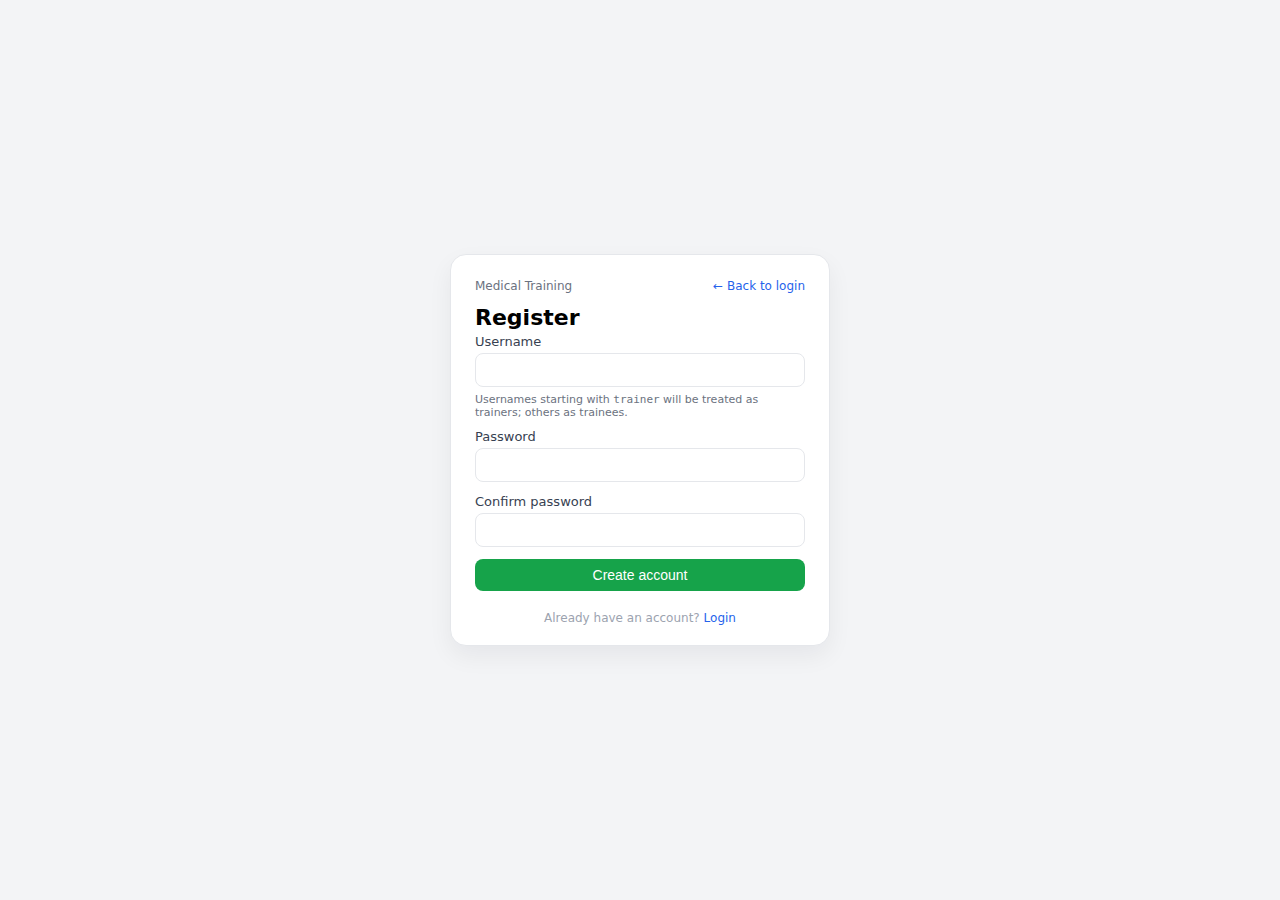
<file: Medical-Device-Training-full-us04-us05/Medical-Device-Training-full-us04-us05/medtrain_first_part/register.html>
<!doctype html>
<html lang="en">
<head>
    <meta charset="utf-8" />
    <title>Medical Training – Register</title>
    <meta name="viewport" content="width=device-width,initial-scale=1" />
    <style>
        body{
            font-family:ui-sans-serif,system-ui,Arial;
            background:#f3f4f6;
            margin:0;
            min-height:100vh;
            display:flex;
            align-items:center;
            justify-content:center;
        }
        .card{
            background:#fff;
            border:1px solid #e5e7eb;
            border-radius:16px;
            box-shadow:0 10px 25px rgba(15,23,42,0.06);
            padding:24px 24px 20px;
            width:380px;
            box-sizing:border-box;
        }
        h1{
            margin:0 0 4px;
            font-size:22px;
        }
        .muted{color:#6b7280;font-size:13px;margin-bottom:16px;}
        label{
            display:block;
            font-size:13px;
            margin-bottom:4px;
            color:#374151;
        }
        input,button{
            width:100%;
            box-sizing:border-box;
            padding:8px 10px;
            border-radius:8px;
            border:1px solid #e5e7eb;
            font-size:14px;
            margin-bottom:12px;
        }
        button{
            background:#16a34a;
            color:#fff;
            font-weight:500;
            cursor:pointer;
            border:none;
        }
        button:hover{filter:brightness(1.05);}
        .top-link{
            font-size:12px;
            color:#6b7280;
            margin-bottom:12px;
            display:flex;
            justify-content:space-between;
            align-items:center;
        }
        .top-link a{
            color:#2563eb;
            text-decoration:none;
            font-weight:500;
        }
        .error{
            font-size:13px;
            color:#b91c1c;
            background:#fef2f2;
            border:1px solid #fecaca;
            border-radius:8px;
            padding:6px 10px;
            margin-bottom:10px;
        }
        .success{
            font-size:13px;
            color:#166534;
            background:#ecfdf3;
            border:1px solid #bbf7d0;
            border-radius:8px;
            padding:6px 10px;
            margin-bottom:10px;
        }
        .hidden{display:none;}
        .footer-text{
            font-size:12px;
            color:#9ca3af;
            margin-top:8px;
            text-align:center;
        }
        .hint{
            font-size:11px;
            color:#6b7280;
            margin-top:-6px;
            margin-bottom:10px;
        }
    </style>
</head>
<body>
<div class="card">
    <div class="top-link">
        <span>Medical Training</span>
        <a href="login.html">← Back to login</a>
    </div>

    <h1>Register</h1>
    <div id="errorBox" class="error hidden"></div>
    <div id="successBox" class="success hidden"></div>

    <form id="registerForm">
        <label for="username">Username</label>
        <input id="username" name="username"  autocomplete="username" />
        <div class="hint">
            Usernames starting with <code>trainer</code> will be treated as trainers; others as trainees.
        </div>

        <label for="password">Password</label>
        <input id="password" name="password" type="password"  autocomplete="new-password" />

        <label for="password2">Confirm password</label>
        <input id="password2" name="password2" type="password"  autocomplete="new-password" />

        <button type="submit">Create account</button>
    </form>

    <div class="footer-text">
        Already have an account? <a href="login.html" style="color:#2563eb;text-decoration:none;">Login</a>
    </div>
</div>

<script>
    const API_BASE = (path) => `http://localhost:3000/${path}`;

    const errorBox = document.getElementById('errorBox');
    const successBox = document.getElementById('successBox');

    function showError(msg){
        errorBox.textContent = msg;
        errorBox.classList.remove('hidden');
        successBox.classList.add('hidden');
    }

    function showSuccess(msg){
        successBox.textContent = msg;
        successBox.classList.remove('hidden');
        errorBox.classList.add('hidden');
    }

    async function usernameExists(username) {
        const params = new URLSearchParams();
        params.append('select', 'id');
        params.append('username', `eq.${username}`);

        const res = await fetch(API_BASE('user?' + params.toString()), {
            headers: { 'Accept': 'application/json' }
        });
        if (!res.ok) {
            throw new Error('HTTP ' + res.status);
        }
        const data = await res.json();
        return Array.isArray(data) && data.length > 0;
    }

    // ★ 改这里：调用 rpc/signup_user，而不是 POST /user
    async function createUser(username, password) {
        const res = await fetch(API_BASE('rpc/signup_user'), {
            method: 'POST',
            headers: {
                'Content-Type': 'application/json',
                'Accept': 'application/json'
            },
            body: JSON.stringify({
                p_username: username,
                p_password: password
            })
        });

        if (!res.ok) {
            let msg = 'HTTP ' + res.status;
            try {
                const errBody = await res.json();
                if (errBody && errBody.message) {
                    msg += ' – ' + errBody.message;
                }
            } catch (_) {}
            throw new Error(msg);
        }

        const data = await res.json();
        if (!Array.isArray(data) || data.length === 0) {
            throw new Error('Empty response from API');
        }
        return data[0];
    }

    document.getElementById('registerForm').addEventListener('submit', async (e) => {
        e.preventDefault();

        const username = document.getElementById('username').value.trim();
        const password = document.getElementById('password').value;
        const password2 = document.getElementById('password2').value;

        if (!username || !password || !password2) {
            showError('Please fill in all fields.');
            return;
        }
        if (password.length < 4) {
            showError('Password must be at least 4 characters long (for demo).');
            return;
        }
        if (password !== password2) {
            showError('Passwords do not match.');
            return;
        }

        try {
            const exists = await usernameExists(username);
            if (exists) {
                showError('This username is already taken.');
                return;
            }

            const row = await createUser(username, password);

            const role = username.startsWith('trainer') ? 'trainer' : 'trainee';

            localStorage.setItem('mt_user', JSON.stringify({
                id: row.id,
                username: row.username,
                role
            }));

            window.location.href = 'simple-interface-prototype-fetch.html';
        } catch (err) {
            console.error(err);
            showError('Registration failed: ' + err.message);
        }
    });
</script>
</body>
</html>
</file>
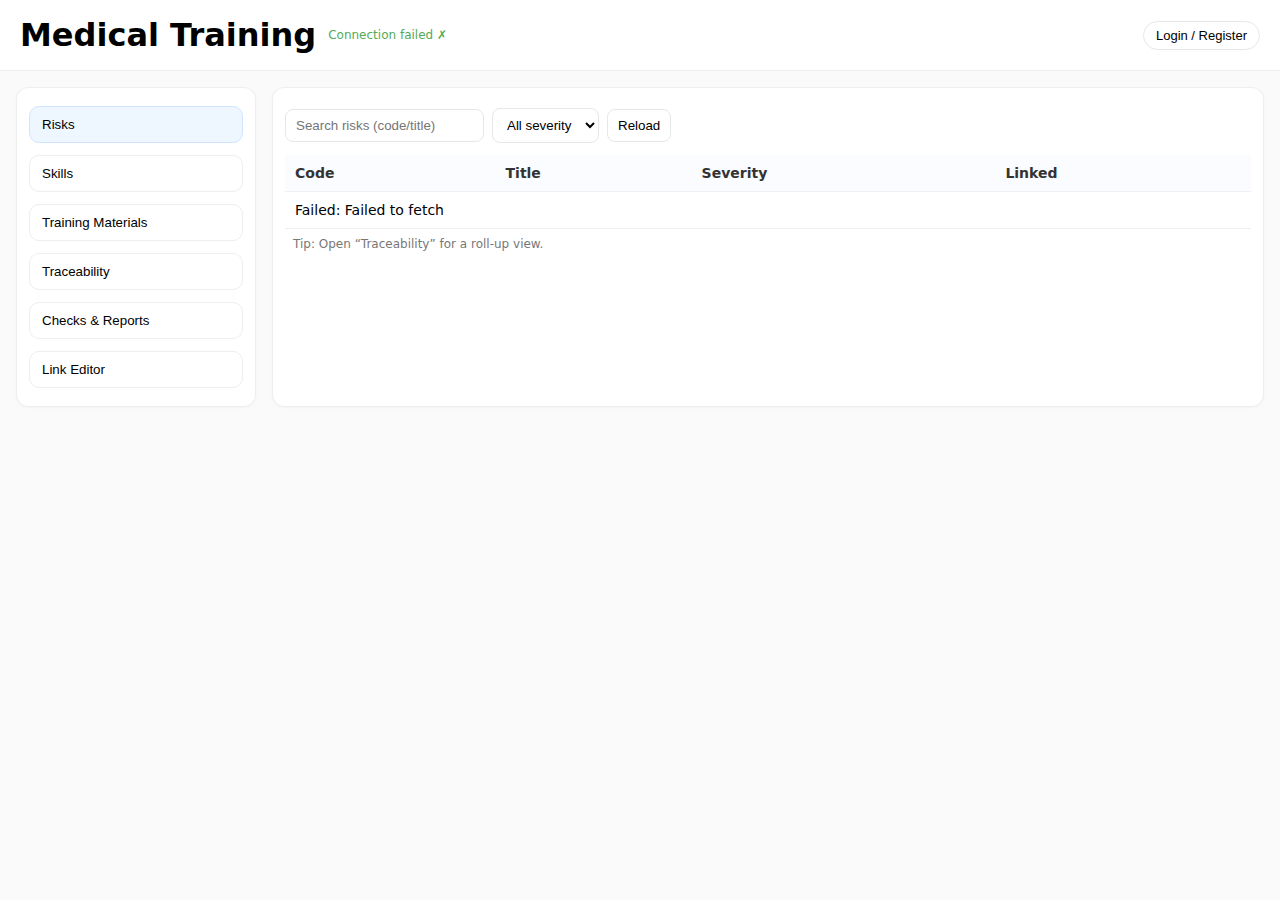
<file: Medical-Device-Training-full-us04-us05/Medical-Device-Training-full-us04-us05/medtrain_first_part/simple-interface-prototype-fetch.html>
<!doctype html>
<html lang="en">
<head>
    <meta charset="utf-8" />
    <meta name="viewport" content="width=device-width,initial-scale=1" />
    <title>Medical Training (Full UI)</title>
    <style>
        body{font-family:ui-sans-serif,system-ui,Arial; background:#fafafa; margin:0;}
        header{display:flex;gap:12px;align-items:center;padding:16px 20px;border-bottom:1px solid #eee;background:#fff;position:sticky;top:0}
        .status{font-size:12px;color:#5a5}
        .container{display:grid;grid-template-columns:240px 1fr; gap:16px; padding:16px}
        .card{background:#fff;border:1px solid #eee;border-radius:12px;box-shadow:0 1px 2px rgba(0,0,0,.03)}
        .nav{display:flex;flex-direction:column;padding:12px}
        .nav button{padding:10px 12px;border:1px solid #eee;border-radius:10px;background:#fff;margin:6px 0;text-align:left;cursor:pointer}
        .nav button.active{background:#eef6ff;border-color:#cfe5ff}
        .panel{padding:12px 12px 4px}
        table{width:100%;border-collapse:collapse}
        th,td{padding:10px;border-bottom:1px solid #f0f0f0;text-align:left;font-size:14px}
        th{font-weight:600;color:#333;background:#fafcff}
        .chip{display:inline-block;padding:2px 8px;border:1px solid #e6eef5;border-radius:999px;font-size:12px;margin-right:6px}
        .muted{color:#777;font-size:12px}
        .toolbar{display:flex;gap:8px;align-items:center;margin:8px 0 12px}
        input,select,button{padding:8px 10px;border:1px solid #e5e7eb;border-radius:8px;background:#fff;cursor:pointer}
        button:disabled{opacity:.6;cursor:not-allowed}
        .hidden{display:none}
    </style>
</head>
<body>
<header style="display:flex;justify-content:space-between;align-items:center;padding:16px 20px;border-bottom:1px solid #eee;background:#fff;position:sticky;top:0;">
    <div style="display:flex;align-items:center;gap:12px;">
        <h1 style="margin:0">Medical Training</h1>
        <span class="status" id="status">Connecting to PostgREST…</span>
    </div>
    <button id="btnAuthTop" style="padding:6px 12px;cursor:pointer;border-radius:999px;border:1px solid #e5e7eb;background:#fff;font-size:13px;">
        Login / Register
    </button>
</header>
<div class="container">
    <!-- Left nav -->
    <aside class="card nav">
        <button data-tab="risks" class="active">Risks</button>
        <button data-tab="skills">Skills</button>
        <button data-tab="materials">Training Materials</button>
        <button data-tab="trace">Traceability</button>
        <button data-tab="checks">Checks & Reports</button>
        <button onclick="window.location.href='link-editor.html'">
            Link Editor
        </button>
    </aside>

    <!-- Right content -->
    <section class="card panel">
        <!-- RISKS -->
        <div id="tab-risks">
            <div class="toolbar">
                <input id="qRisk" placeholder="Search risks (code/title)" />
                <select id="sev">
                    <option value="">All severity</option>
                    <option>5</option><option>4</option><option>3</option><option>2</option><option>1</option>
                </select>
                <button id="btnRiskReload">Reload</button>
            </div>
            <table>
                <thead><tr><th>Code</th><th>Title</th><th>Severity</th><th>Linked</th></tr></thead>
                <tbody id="riskRows"><tr><td colspan="4">Loading…</td></tr></tbody>
            </table>
            <div class="muted" style="padding:8px">Tip: Open “Traceability” for a roll-up view.</div>
        </div>

        <!-- SKILLS -->
        <div id="tab-skills" class="hidden">
            <div class="toolbar">
                <input id="qSkill" placeholder="Search skills (code/name)" />
                <select id="level">
                    <option value="">All levels</option>
                    <option>5</option><option>4</option><option>3</option><option>2</option><option>1</option>
                </select>
                <button id="btnSkillReload">Reload</button>
            </div>
            <table>
                <thead id="skillHead"><tr><th>Code</th><th>Name</th><th>Level</th><th>Description</th></tr></thead>
                <tbody id="skillRows"><tr><td colspan="4">Loading…</td></tr></tbody>
            </table>
        </div>

        <!-- MATERIALS -->
        <div id="tab-materials" class="hidden">
            <div class="toolbar">
                <input id="qMat" placeholder="Search materials (code/title/type)" />
                <button id="btnMatReload">Reload</button>
            </div>
            <table>
                <thead id="matHead"><tr><th>Code</th><th>Title</th><th>Type</th><th>URL</th><th>Description</th></tr></thead>
                <tbody id="matRows"><tr><td colspan="5">Loading…</td></tr></tbody>
            </table>
        </div>

        <!-- TRACEABILITY -->
        <div id="tab-trace" class="hidden">
            <div class="toolbar">
                <button onclick="window.open('trace-graph.html', '_blank')">
                    Open graph view
                </button>
            </div>

            <div class="muted" style="margin:8px 0">
                Aggregated from view <code>risk_traceability</code>.
            </div>
            <table>
                <thead><tr><th>Risk</th><th>Title</th><th>Severity</th><th>Skills</th><th>Materials</th></tr></thead>
                <tbody id="traceRows"><tr><td colspan="5">Loading…</td></tr></tbody>
            </table>
        </div>
        <div id="tab-trace" class="hidden">
            <div class="muted" style="margin:8px 0">Aggregated from view <code>risk_traceability</code>.</div>
            <table>
                <thead><tr><th>Risk</th><th>Title</th><th>Severity</th><th>Skills</th><th>Materials</th></tr></thead>
                <tbody id="traceRows"><tr><td colspan="5">Loading…</td></tr></tbody>
            </table>
        </div>

        <!-- CHECKS -->
        <div id="tab-checks" class="hidden">
            <div class="muted" style="margin:8px 0">Data quality checks (uses DB views if present; otherwise falls back to client-side).</div>
            <table>
                <thead><tr><th>Check</th><th>Result</th></tr></thead>
                <tbody id="checkRows"><tr><td colspan="2">Loading…</td></tr></tbody>
            </table>
        </div>
    </section>
</div>

<script>
    // === API base (change port if PostgREST is on another port) ===
    const API_BASE = (path) => `http://localhost:3000/${path}`;

    const $ = s => document.querySelector(s);
    // ---------- Simple front-end login state (localStorage) ----------
function getCurrentUser() {
    const raw = localStorage.getItem('mt_user');
    if (!raw) return null;
    try { return JSON.parse(raw); } catch { return null; }
}

function setCurrentUser(user) {
    if (user) {
        localStorage.setItem('mt_user', JSON.stringify(user));
    } else {
        localStorage.removeItem('mt_user');
        localStorage.removeItem('mt_token');
    }
    refreshUserUI();
}

function refreshUserUI() {
    const btn = document.getElementById('btnAuthTop');
    if (!btn) return;
    const user = getCurrentUser();
    if (!user) {
        btn.textContent = 'Login / Register';
    } else {
        btn.textContent = `${user.username} (${user.role}) · Logout`;
    }
}

window.addEventListener('DOMContentLoaded', () => {
    const btn = document.getElementById('btnAuthTop');
    if (btn) {
        btn.addEventListener('click', () => {
            const user = getCurrentUser();
            // Not logged in: go to login page
            if (!user) {
                window.location.href = 'login.html';
            } else {
                // Already logged in: click = logout
                if (confirm('Logout?')) {
                    setCurrentUser(null);
                }
            }
        });
    }
    refreshUserUI();
});
    // -------- RISKS ----------
    async function loadRisks(){
      const rows = $('#riskRows');
      const q = encodeURIComponent($('#qRisk').value.trim());
      const sev = $('#sev').value;
      let url = API_BASE('risk?select=id,code,title,severity');
      const filters = [];
      if (q)  filters.push(`or=(code.ilike.*${q}*,title.ilike.*${q}*)`);
      if (sev) filters.push(`severity.eq.${sev}`);
      if (filters.length) url += '&' + filters.join('&');

      try{
        const [risksRes, traceRes] = await Promise.all([
          fetch(url),
          fetch(API_BASE('risk_traceability'))
        ]);
        if(!risksRes.ok) throw new Error('risk '+risksRes.status);
        if(!traceRes.ok) throw new Error('trace '+traceRes.status);
        const [risks, traces] = await Promise.all([risksRes.json(), traceRes.json()]);
        const byId = new Map(traces.map(t => [t.id, t]));
        rows.innerHTML = risks.map(r=>{
          const t = byId.get(r.id)||{};
          const skills = (t.skills||[]).map(x=>`<span class="chip">${x}</span>`).join(' ');
          const mats   = (t.materials||[]).map(x=>`<span class="chip">${x}</span>`).join(' ');
          return `<tr><td>${r.code}</td><td>${r.title}</td><td>${r.severity}</td><td>${skills} ${mats}</td></tr>`;
        }).join('') || '<tr><td colspan="4">No results.</td></tr>';
        $('#status').textContent = 'Connected to PostgREST ✓';
      }catch(e){
        rows.innerHTML = `<tr><td colspan="4">Failed: ${e.message}</td></tr>`;
        $('#status').textContent = 'Connection failed ✗';
      }
    }

    // -------- SKILLS ----------
    async function loadSkills(){
      const rows = $('#skillRows');
      const q = encodeURIComponent($('#qSkill').value.trim());
      const lv = $('#level').value;
      let url = API_BASE('skill?select=code,name,level,description');
      const filters = [];
      if (q) filters.push(`or=(code.ilike.*${q}*,name.ilike.*${q}*)`);
      if (lv) filters.push(`level.eq.${lv}`);
      if (filters.length) url += '&' + filters.join('&');

      try{
        const res = await fetch(url);
        if(!res.ok) throw new Error(res.status);
        const data = await res.json();
        rows.innerHTML = data.map(s=>`<tr>
          <td>${s.code}</td><td>${s.name}</td><td>${s.level ?? ''}</td><td>${s.description ?? ''}</td>
        </tr>`).join('') || '<tr><td colspan="4">No skills.</td></tr>';
      }catch(e){
        rows.innerHTML = `<tr><td colspan="4">Failed: ${e.message}</td></tr>`;
      }
    }

    // -------- MATERIALS ----------
    async function loadMaterials(){
      const rows = $('#matRows');
      const q = encodeURIComponent($('#qMat').value.trim());
      let url = API_BASE('training_material?select=code,title,type,url,description');
      if (q) url += `&or=(code.ilike.*${q}*,title.ilike.*${q}*,type.ilike.*${q}*)`;
      try{
        const res = await fetch(url);
        if(!res.ok) throw new Error(res.status);
        const data = await res.json();
        rows.innerHTML = data.map(m=>`<tr>
          <td>${m.code}</td><td>${m.title}</td><td>${m.type}</td>
          <td>${m.url ? `<a href="${m.url}" target="_blank" rel="noreferrer">${m.url}</a>` : ''}</td>
          <td>${m.description ?? ''}</td>
        </tr>`).join('') || '<tr><td colspan="5">No materials.</td></tr>';
      }catch(e){
        rows.innerHTML = `<tr><td colspan="5">Failed: ${e.message}</td></tr>`;
      }
    }

    // -------- TRACEABILITY ----------
    async function loadTraceability(){
      const rows = $('#traceRows');
      try{
        const res = await fetch(API_BASE('risk_traceability'));
        if(!res.ok) throw new Error(res.status);
        const data = await res.json();
        rows.innerHTML = data.map(r=>`<tr>
          <td>${r.risk}</td><td>${r.title}</td><td>${r.severity}</td>
          <td>${(r.skills||[]).map(x=>`<span class="chip">${x}</span>`).join('')||'—'}</td>
          <td>${(r.materials||[]).map(x=>`<span class="chip">${x}</span>`).join('')||'—'}</td>
        </tr>`).join('') || '<tr><td colspan="5">No data.</td></tr>';
      }catch(e){
        rows.innerHTML = `<tr><td colspan="5">Failed: ${e.message}</td></tr>`;
      }
    }

    // -------- CHECKS (DB views if exist; else fallback) ----------
    async function loadChecks(){
      const rows = $('#checkRows');
      async function tryJson(path){
        const r = await fetch(API_BASE(path));
        if (!r.ok) throw new Error(String(r.status));
        return r.json();
      }
      try{
        // try database views
        const results = {};
        try { results.noSkill = await tryJson('v_risks_without_skills'); } catch {}
        try { results.noMat   = await tryJson('v_risks_without_materials'); } catch {}
        try { results.orSkill = await tryJson('v_orphan_skills'); } catch {}
        try { results.orMat   = await tryJson('v_orphan_materials'); } catch {}

        if (results.noSkill || results.noMat || results.orSkill || results.orMat){
          const chip = list => (list && list.length)
            ? list.map(x=>`<span class="chip">${x.code || x}</span>`).join('') : 'OK';
          rows.innerHTML = `
            <tr><td>Risks without linked skills</td><td>${chip(results.noSkill)}</td></tr>
            <tr><td>Risks without linked materials</td><td>${chip(results.noMat)}</td></tr>
            <tr><td>Skills not used by any risk</td><td>${chip(results.orSkill)}</td></tr>
            <tr><td>Materials not linked via any skill</td><td>${chip(results.orMat)}</td></tr>
          `;
          return;
        }

        // fallback: client-side infer from traceability
        const [risks, trace, skills, mats] = await Promise.all([
          tryJson('risk?select=id,code'),
          tryJson('risk_traceability'),
          tryJson('skill?select=id,code'),
          tryJson('training_material?select=id,code'),
        ]);
        const tById = new Map(trace.map(t=>[t.id,t]));
        const risksNoSkill = risks.filter(r => (tById.get(r.id)?.skills ?? []).length===0);
        const risksNoMat   = risks.filter(r => (tById.get(r.id)?.materials ?? []).length===0);
        const skillSet = new Set(trace.flatMap(t => t.skills ?? []));
        const matSet   = new Set(trace.flatMap(t => t.materials ?? []));
        const orphanSkills = skills.filter(s => !skillSet.has(s.code));
        const orphanMats   = mats.filter(m => !matSet.has(m.code));

        rows.innerHTML = `
          <tr><td>Risks without linked skills</td><td>${(risksNoSkill.map(x=>`<span class="chip">${x.code}</span>`).join('')) || 'OK'}</td></tr>
          <tr><td>Risks without linked materials</td><td>${(risksNoMat.map(x=>`<span class="chip">${x.code}</span>`).join('')) || 'OK'}</td></tr>
          <tr><td>Skills not used by any risk</td><td>${(orphanSkills.map(x=>`<span class="chip">${x.code}</span>`).join('')) || 'OK'}</td></tr>
          <tr><td>Materials not linked via any skill</td><td>${(orphanMats.map(x=>`<span class="chip">${x.code}</span>`).join('')) || 'OK'}</td></tr>
        `;
      }catch(e){
        rows.innerHTML = `<tr><td colspan="2">Failed: ${e.message}</td></tr>`;
      }
    }

    // ---- Tab controls ----
    function setActive(tab){
      document.querySelectorAll('.nav button').forEach(b=>b.classList.toggle('active', b.dataset.tab===tab));
      ['risks','skills','materials','trace','checks'].forEach(t=>{
        const el = document.getElementById('tab-'+t);
        el.classList.toggle('hidden', t!==tab);
      });
    }
    document.querySelectorAll('.nav button').forEach(btn=>{
      btn.addEventListener('click', ()=>{
        const tab = btn.dataset.tab;
        setActive(tab);
        if (tab==='risks') loadRisks();
        if (tab==='skills') loadSkills();
        if (tab==='materials') loadMaterials();
        if (tab==='trace') loadTraceability();
        if (tab==='checks') loadChecks();
      });
    });

    // Reload buttons
    $('#btnRiskReload').onclick = loadRisks;
    $('#btnSkillReload').onclick = loadSkills;
    $('#btnMatReload').onclick   = loadMaterials;

    // Initial load
    loadRisks();
</script>
</body>
</html>
</file>
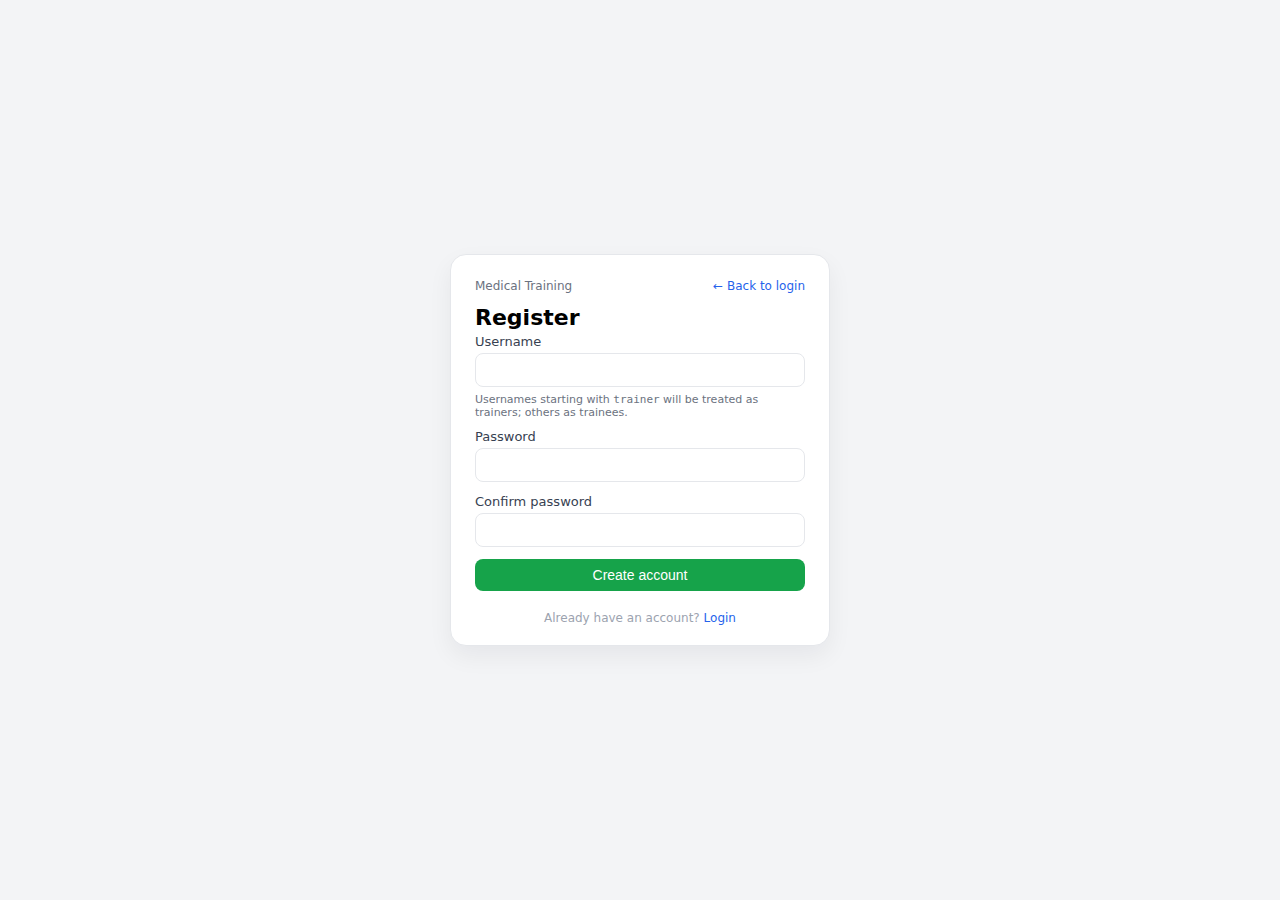
<file: Medical-Device-Training-full-us04-us05/out/production/Medical-Device-Training-full-us04-us05/medtrain_first_part/register.html>
<!doctype html>
<html lang="en">
<head>
    <meta charset="utf-8" />
    <title>Medical Training – Register</title>
    <meta name="viewport" content="width=device-width,initial-scale=1" />
    <style>
        body{
            font-family:ui-sans-serif,system-ui,Arial;
            background:#f3f4f6;
            margin:0;
            min-height:100vh;
            display:flex;
            align-items:center;
            justify-content:center;
        }
        .card{
            background:#fff;
            border:1px solid #e5e7eb;
            border-radius:16px;
            box-shadow:0 10px 25px rgba(15,23,42,0.06);
            padding:24px 24px 20px;
            width:380px;
            box-sizing:border-box;
        }
        h1{
            margin:0 0 4px;
            font-size:22px;
        }
        .muted{color:#6b7280;font-size:13px;margin-bottom:16px;}
        label{
            display:block;
            font-size:13px;
            margin-bottom:4px;
            color:#374151;
        }
        input,button{
            width:100%;
            box-sizing:border-box;
            padding:8px 10px;
            border-radius:8px;
            border:1px solid #e5e7eb;
            font-size:14px;
            margin-bottom:12px;
        }
        button{
            background:#16a34a;
            color:#fff;
            font-weight:500;
            cursor:pointer;
            border:none;
        }
        button:hover{filter:brightness(1.05);}
        .top-link{
            font-size:12px;
            color:#6b7280;
            margin-bottom:12px;
            display:flex;
            justify-content:space-between;
            align-items:center;
        }
        .top-link a{
            color:#2563eb;
            text-decoration:none;
            font-weight:500;
        }
        .error{
            font-size:13px;
            color:#b91c1c;
            background:#fef2f2;
            border:1px solid #fecaca;
            border-radius:8px;
            padding:6px 10px;
            margin-bottom:10px;
        }
        .success{
            font-size:13px;
            color:#166534;
            background:#ecfdf3;
            border:1px solid #bbf7d0;
            border-radius:8px;
            padding:6px 10px;
            margin-bottom:10px;
        }
        .hidden{display:none;}
        .footer-text{
            font-size:12px;
            color:#9ca3af;
            margin-top:8px;
            text-align:center;
        }
        .hint{
            font-size:11px;
            color:#6b7280;
            margin-top:-6px;
            margin-bottom:10px;
        }
    </style>
</head>
<body>
<div class="card">
    <div class="top-link">
        <span>Medical Training</span>
        <a href="login.html">← Back to login</a>
    </div>

    <h1>Register</h1>
    <div id="errorBox" class="error hidden"></div>
    <div id="successBox" class="success hidden"></div>

    <form id="registerForm">
        <label for="username">Username</label>
        <input id="username" name="username"  autocomplete="username" />
        <div class="hint">
            Usernames starting with <code>trainer</code> will be treated as trainers; others as trainees.
        </div>

        <label for="password">Password</label>
        <input id="password" name="password" type="password"  autocomplete="new-password" />

        <label for="password2">Confirm password</label>
        <input id="password2" name="password2" type="password"  autocomplete="new-password" />

        <button type="submit">Create account</button>
    </form>

    <div class="footer-text">
        Already have an account? <a href="login.html" style="color:#2563eb;text-decoration:none;">Login</a>
    </div>
</div>

<script>
    // Same API base as other pages
    const API_BASE = (path) => `http://localhost:3000/${path}`;

    const errorBox = document.getElementById('errorBox');
    const successBox = document.getElementById('successBox');

    function showError(msg){
        errorBox.textContent = msg;
        errorBox.classList.remove('hidden');
        successBox.classList.add('hidden');
    }

    function showSuccess(msg){
        successBox.textContent = msg;
        successBox.classList.remove('hidden');
        errorBox.classList.add('hidden');
    }

    async function usernameExists(username) {
        const params = new URLSearchParams();
        params.append('select', 'id');
        params.append('username', `eq.${username}`);

        const res = await fetch(API_BASE('user?' + params.toString()), {
            headers: { 'Accept': 'application/json' }
        });
        if (!res.ok) {
            throw new Error('HTTP ' + res.status);
        }
        const data = await res.json();
        return Array.isArray(data) && data.length > 0;
    }

    async function createUser(username, password) {
        const res = await fetch(API_BASE('user'), {
            method: 'POST',
            headers: {
                'Content-Type': 'application/json',
                'Prefer': 'return=representation',
                'Accept': 'application/json'
            },
            body: JSON.stringify({ username, password })
        });

        if (!res.ok) {
            throw new Error('HTTP ' + res.status);
        }

        const data = await res.json();
        if (!Array.isArray(data) || data.length === 0) {
            throw new Error('Empty response from API');
        }
        return data[0];
    }

    document.getElementById('registerForm').addEventListener('submit', async (e) => {
        e.preventDefault();

        const username = document.getElementById('username').value.trim();
        const password = document.getElementById('password').value;
        const password2 = document.getElementById('password2').value;

        if (!username || !password || !password2) {
            showError('Please fill in all fields.');
            return;
        }
        if (password.length < 4) {
            showError('Password must be at least 4 characters long (for demo).');
            return;
        }
        if (password !== password2) {
            showError('Passwords do not match.');
            return;
        }

        try {
            // 1) check username not taken
            const exists = await usernameExists(username);
            if (exists) {
                showError('This username is already taken.');
                return;
            }

            // 2) create user in DB
            const row = await createUser(username, password);

            // 3) infer role from username (same rule as login.html)
            const role = username.startsWith('trainer') ? 'trainer' : 'trainee';

            // 4) auto-login new user
            localStorage.setItem('mt_user', JSON.stringify({
                id: row.id,
                username: row.username,
                role
            }));

            // 5) redirect to main UI
            window.location.href = 'simple-interface-prototype-fetch.html';
        } catch (err) {
            console.error(err);
            showError('Registration failed: ' + err.message);
        }
    });
</script>
</body>
</html>
</file>
